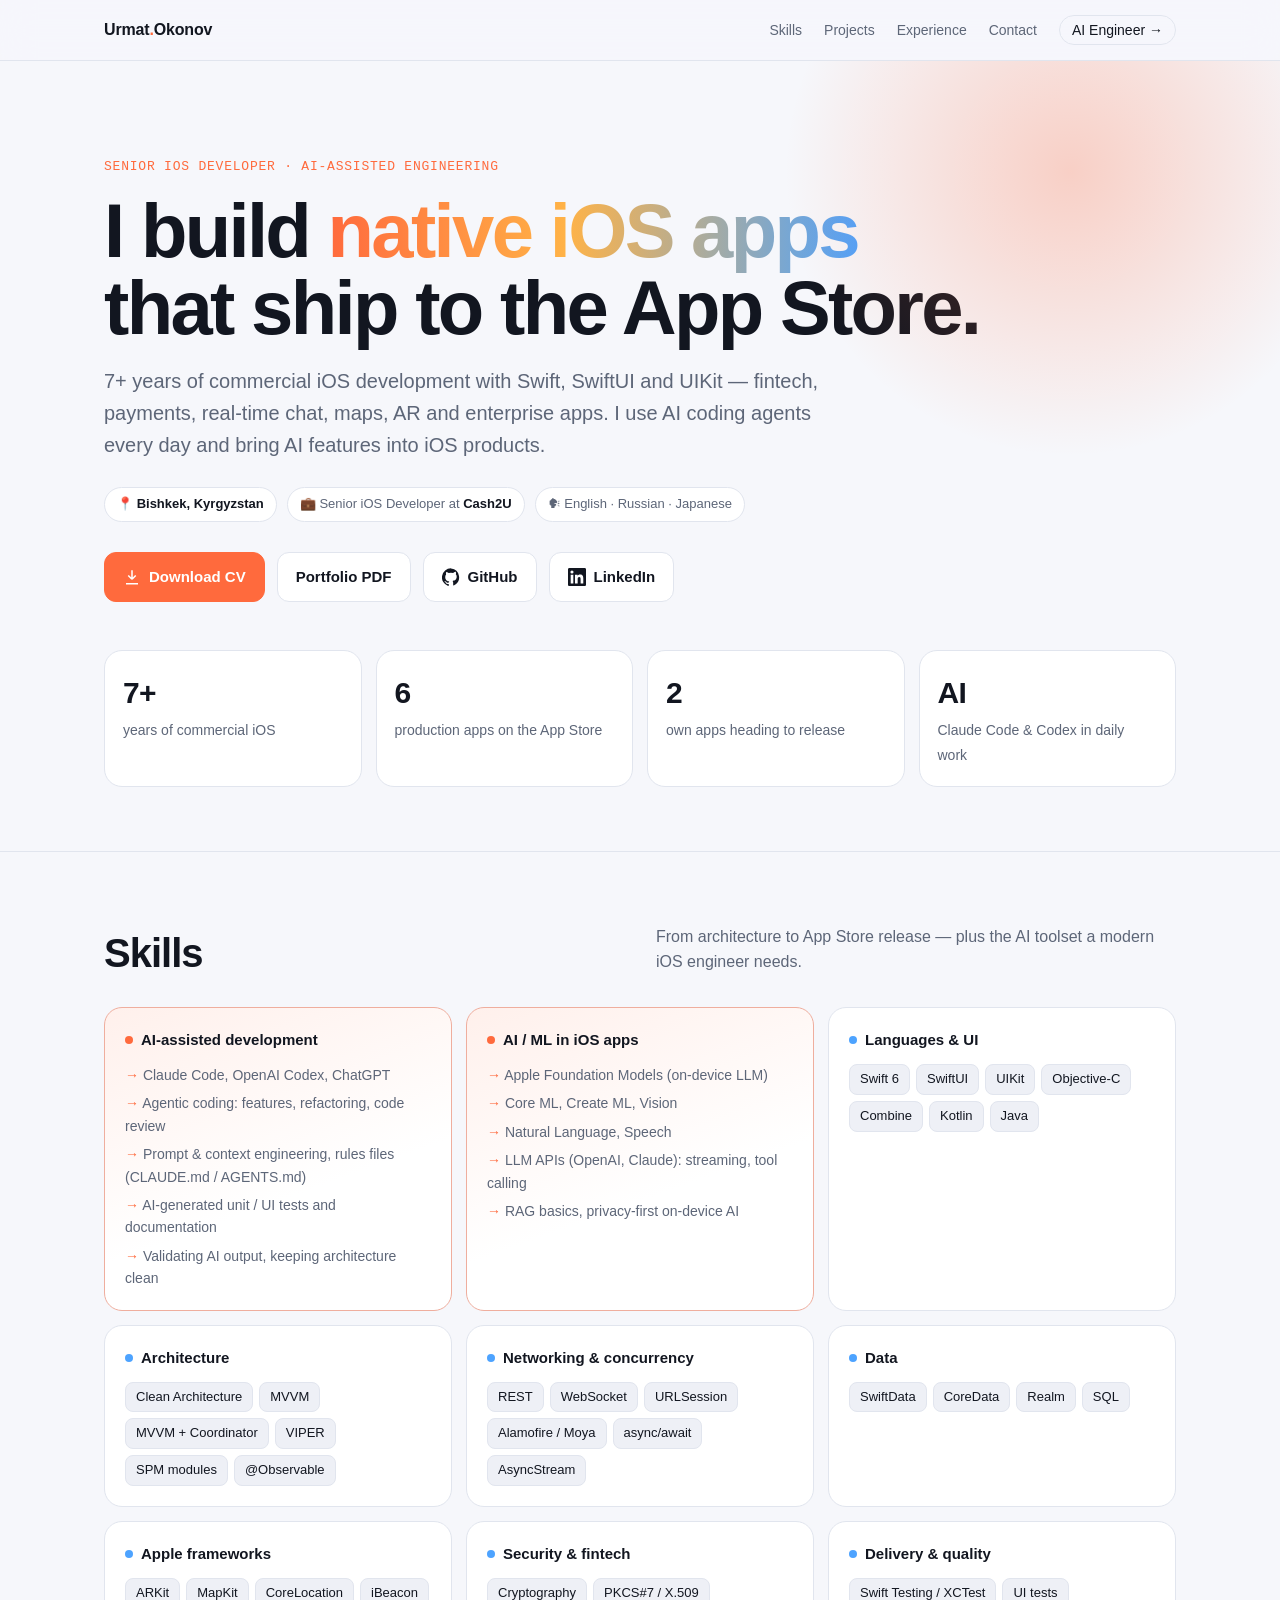
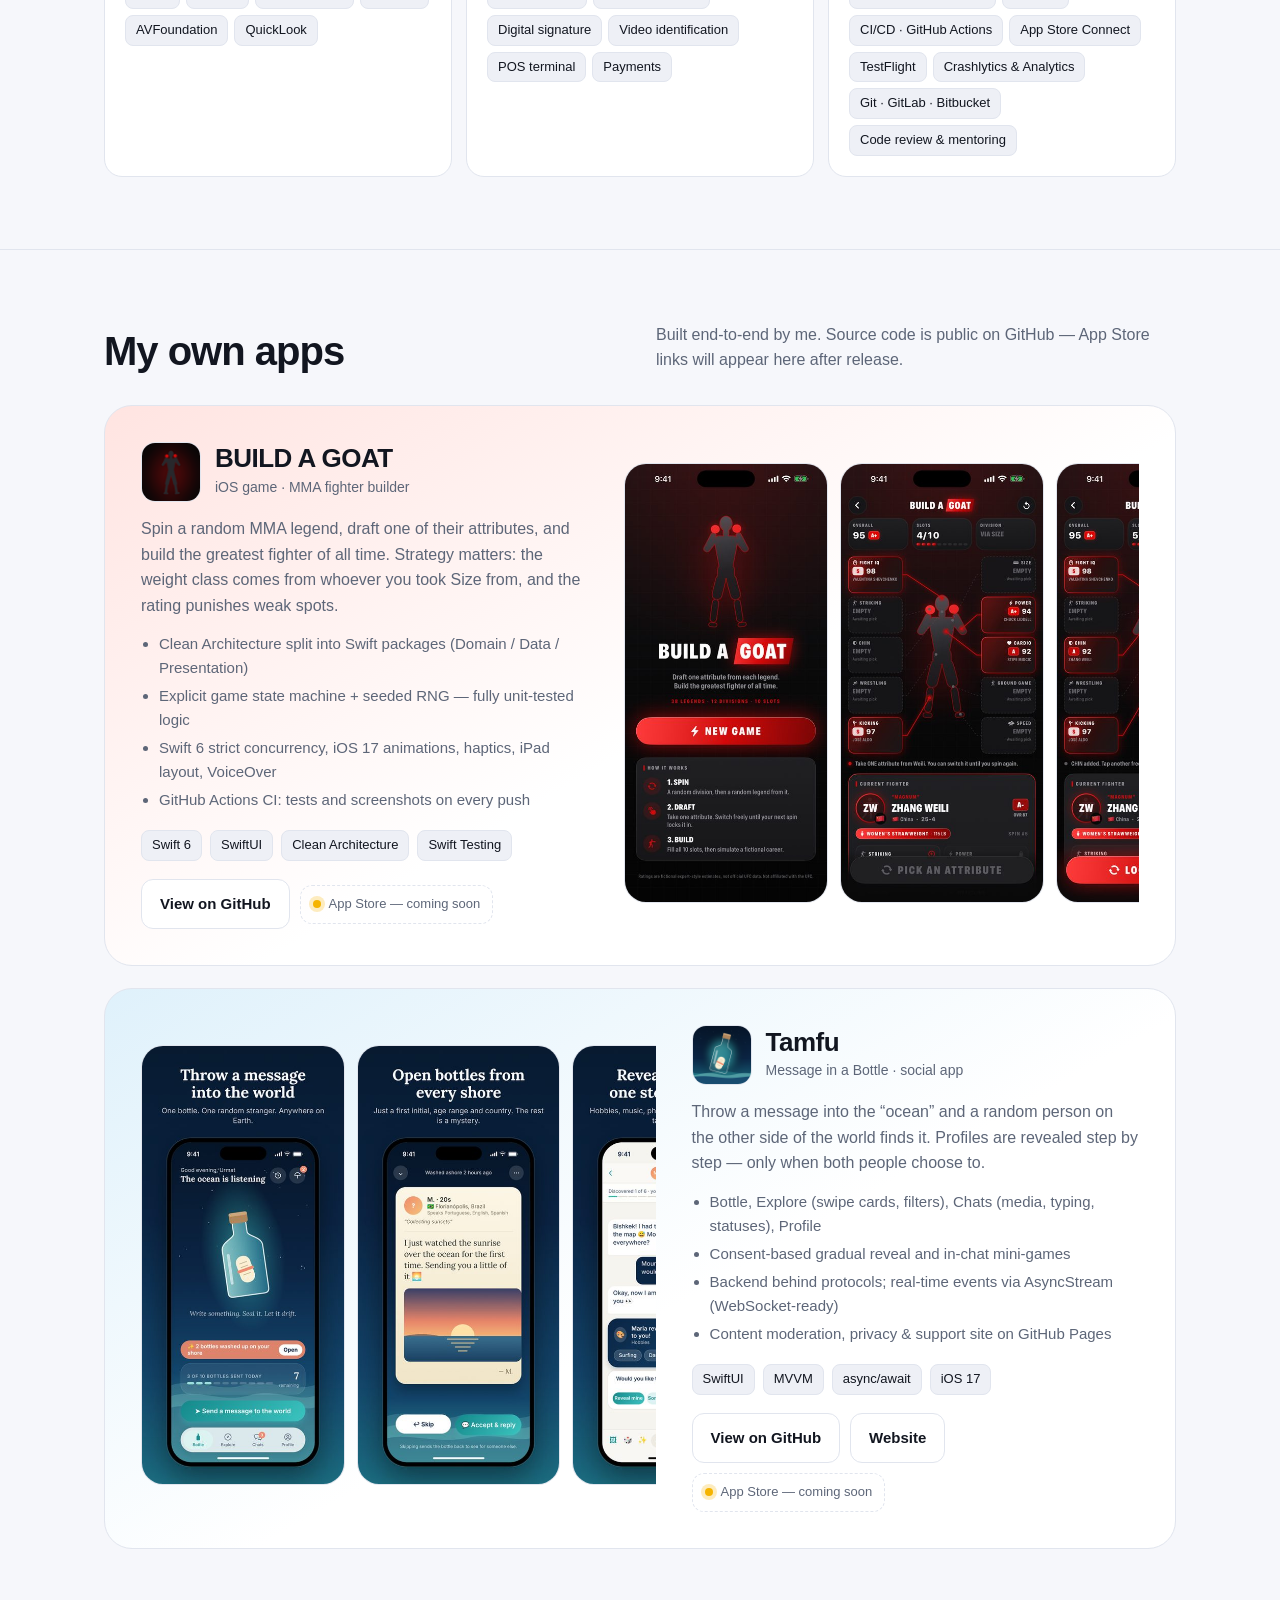
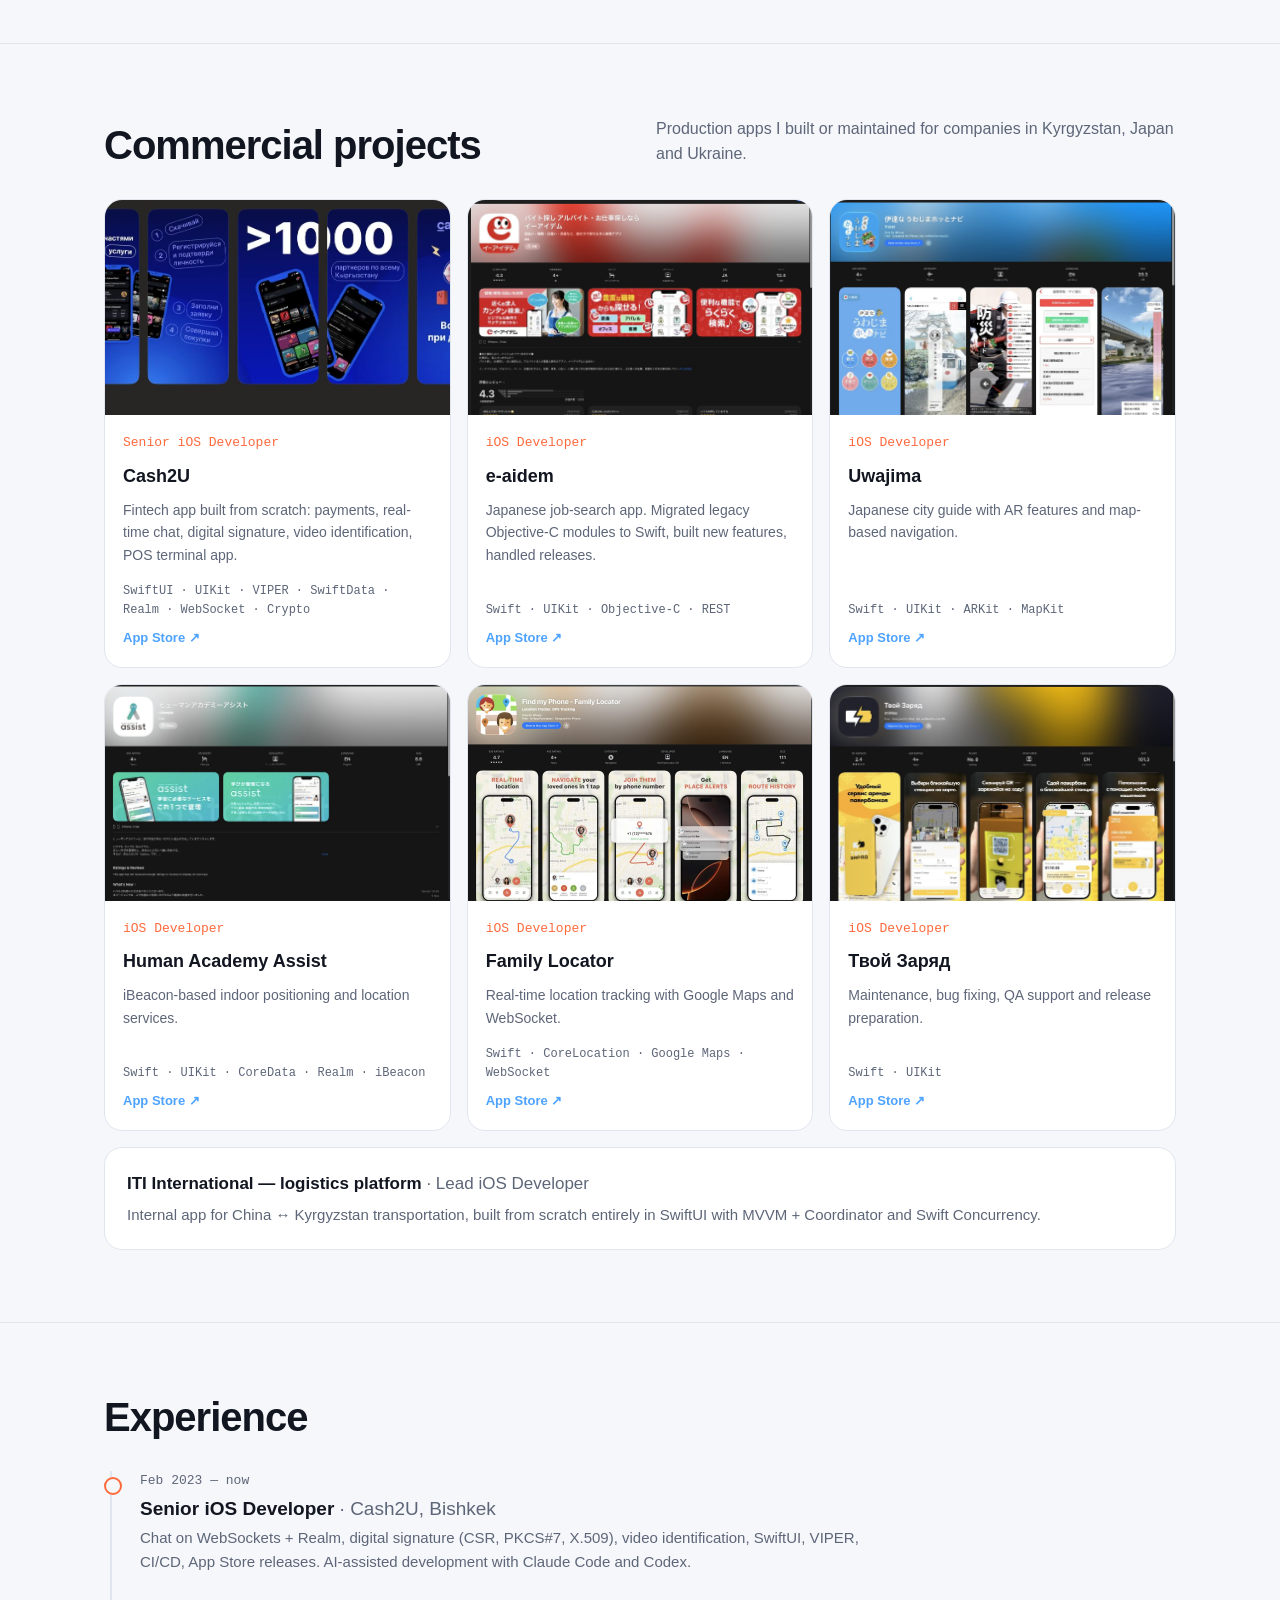
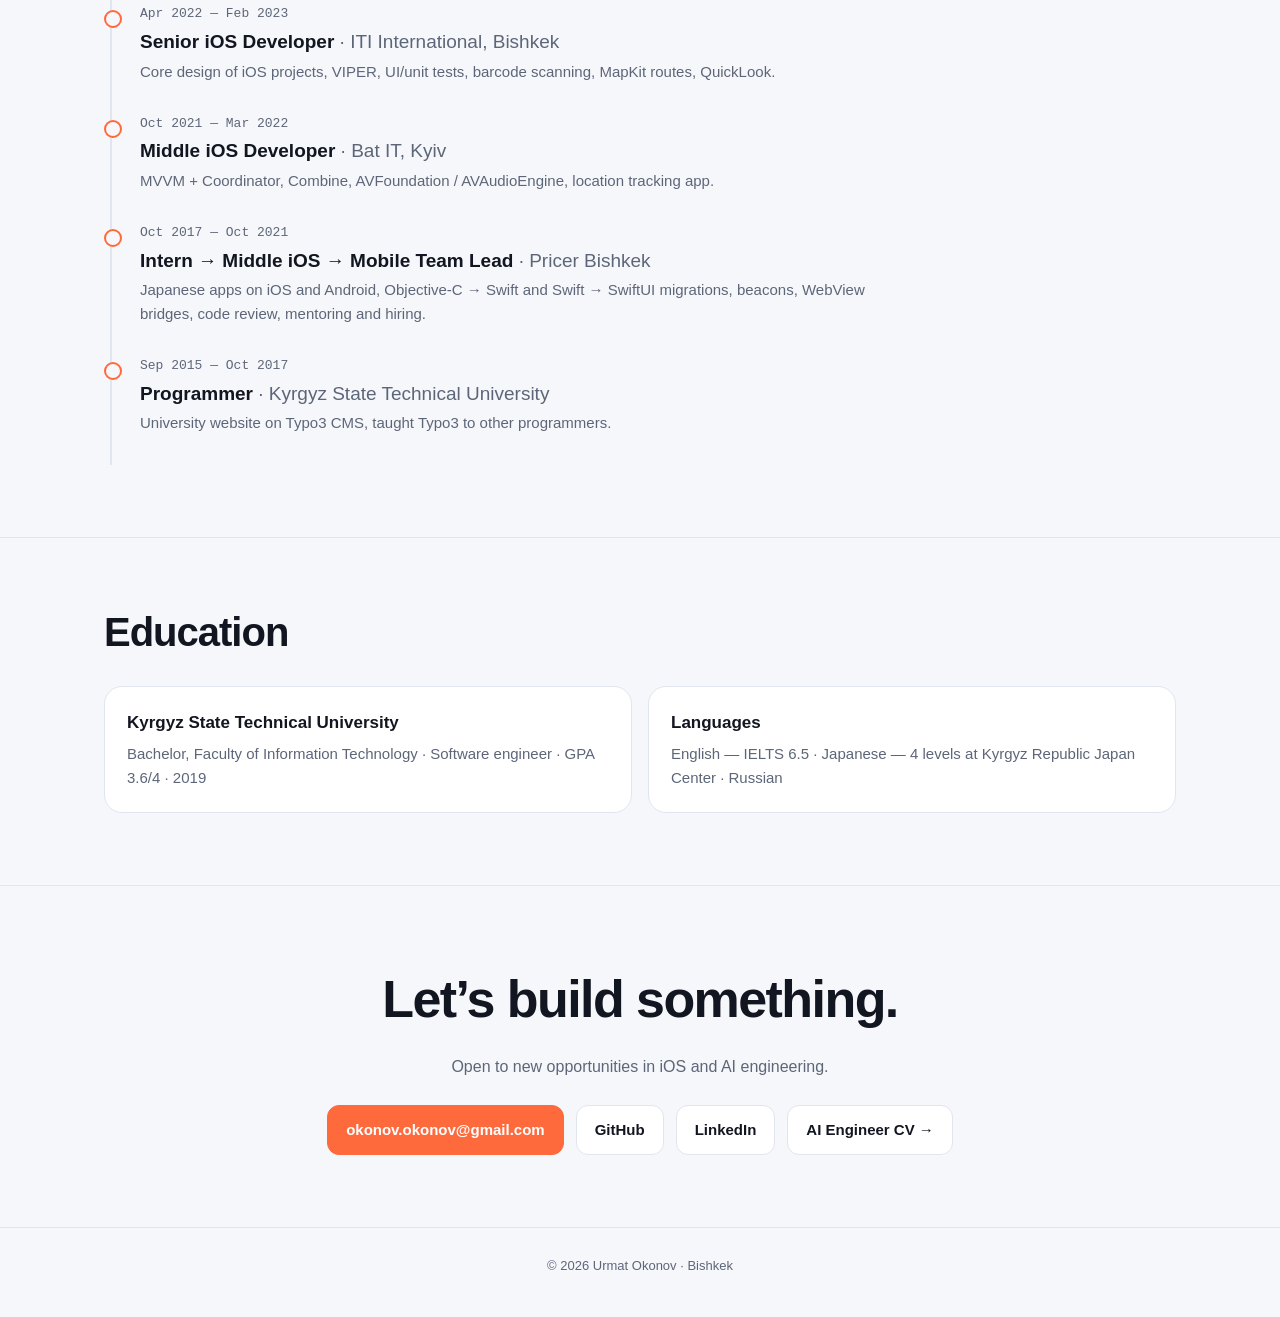
<file: index.html>
<!DOCTYPE html>
<html lang="en">
<head>
<meta charset="utf-8">
<meta name="viewport" content="width=device-width, initial-scale=1">
<title>Urmat Okonov — Senior iOS Developer</title>
<meta name="description" content="Urmat Okonov — Senior iOS Developer (Swift, SwiftUI, UIKit) with 7+ years of experience. AI-assisted development, AI features in iOS apps. Bishkek, Kyrgyzstan.">
<meta property="og:title" content="Urmat Okonov — Senior iOS Developer">
<meta property="og:description" content="Swift • SwiftUI • UIKit • AI-assisted development. Portfolio, projects and CV.">
<meta property="og:image" content="https://okonovurmat.github.io/assets/img/goat-2.jpg">
<meta name="theme-color" content="#0b0d12">
<link rel="icon" href="assets/img/goat-icon.png">
<link rel="stylesheet" href="assets/style.css">
</head>
<body>

<nav class="nav">
  <div class="wrap">
    <a class="brand" href="#top">Urmat<span>.</span>Okonov</a>
    <ul>
      <li class="hide-sm"><a href="#skills">Skills</a></li>
      <li class="hide-sm"><a href="#projects">Projects</a></li>
      <li class="hide-sm"><a href="#experience">Experience</a></li>
      <li class="hide-sm"><a href="#contact">Contact</a></li>
      <li><a class="pill" href="ai-engineer/">AI Engineer →</a></li>
    </ul>
  </div>
</nav>

<header class="hero" id="top">
  <div class="wrap">
    <div class="eyebrow">Senior iOS Developer · AI-assisted engineering</div>
    <h1>I build <span class="grad">native iOS apps</span><br>that ship to the App Store.</h1>
    <p class="lead">7+ years of commercial iOS development with Swift, SwiftUI and UIKit — fintech, payments, real-time chat, maps, AR and enterprise apps. I use AI coding agents every day and bring AI features into iOS products.</p>
    <div class="meta">
      <span class="chip">📍 <b>Bishkek, Kyrgyzstan</b></span>
      <span class="chip">💼 Senior iOS Developer at <b>Cash2U</b></span>
      <span class="chip">🗣 English · Russian · Japanese</span>
    </div>
    <div class="cta">
      <a class="btn primary" href="assets/cv/Urmat_Okonov_iOS_CV.pdf" target="_blank" rel="noopener">
        <svg viewBox="0 0 24 24" fill="none" stroke="currentColor" stroke-width="2"><path d="M12 3v12m0 0l-5-5m5 5l5-5M4 21h16"/></svg>Download CV</a>
      <a class="btn" href="assets/cv/Urmat_Okonov_iOS_Portfolio.pdf" target="_blank" rel="noopener">Portfolio PDF</a>
      <a class="btn" href="https://github.com/OkonovUrmat" target="_blank" rel="noopener">
        <svg viewBox="0 0 24 24" fill="currentColor"><path d="M12 .5a12 12 0 00-3.8 23.4c.6.1.8-.3.8-.6v-2c-3.3.7-4-1.6-4-1.6-.6-1.4-1.4-1.8-1.4-1.8-1.1-.7.1-.7.1-.7 1.2.1 1.8 1.2 1.8 1.2 1.1 1.8 2.8 1.3 3.5 1 .1-.8.4-1.3.8-1.6-2.7-.3-5.5-1.3-5.5-5.9 0-1.3.5-2.4 1.2-3.2-.1-.3-.5-1.5.1-3.2 0 0 1-.3 3.3 1.2a11.5 11.5 0 016 0C17.3 4.7 18.3 5 18.3 5c.7 1.7.3 2.9.1 3.2.8.8 1.2 1.9 1.2 3.2 0 4.6-2.8 5.6-5.5 5.9.4.4.8 1.1.8 2.2v3.3c0 .3.2.7.8.6A12 12 0 0012 .5z"/></svg>GitHub</a>
      <a class="btn" href="https://www.linkedin.com/in/urmat-okonov-0b17b0184/" target="_blank" rel="noopener">
        <svg viewBox="0 0 24 24" fill="currentColor"><path d="M20.4 20.5h-3.6v-5.6c0-1.3 0-3-1.8-3s-2.1 1.4-2.1 2.9v5.7H9.3V9h3.4v1.6c.5-.9 1.6-1.8 3.4-1.8 3.6 0 4.3 2.4 4.3 5.5v6.2zM5.3 7.4a2.1 2.1 0 110-4.2 2.1 2.1 0 010 4.2zM7.1 20.5H3.6V9h3.5v11.5zM22.2 0H1.8C.8 0 0 .8 0 1.7v20.6c0 .9.8 1.7 1.8 1.7h20.4c1 0 1.8-.8 1.8-1.7V1.7C24 .8 23.2 0 22.2 0z"/></svg>LinkedIn</a>
    </div>
    <div class="stats">
      <div class="stat"><b>7+</b><span>years of commercial iOS</span></div>
      <div class="stat"><b>6</b><span>production apps on the App Store</span></div>
      <div class="stat"><b>2</b><span>own apps heading to release</span></div>
      <div class="stat"><b>AI</b><span>Claude Code &amp; Codex in daily work</span></div>
    </div>
  </div>
</header>

<section id="skills">
  <div class="wrap">
    <div class="sec-head">
      <h2>Skills</h2>
      <p>From architecture to App Store release — plus the AI toolset a modern iOS engineer needs.</p>
    </div>
    <div class="skills">
      <div class="skill ai">
        <h3><i></i>AI-assisted development</h3>
        <ul>
          <li>Claude Code, OpenAI Codex, ChatGPT</li>
          <li>Agentic coding: features, refactoring, code review</li>
          <li>Prompt &amp; context engineering, rules files (CLAUDE.md / AGENTS.md)</li>
          <li>AI-generated unit / UI tests and documentation</li>
          <li>Validating AI output, keeping architecture clean</li>
        </ul>
      </div>
      <div class="skill ai">
        <h3><i></i>AI / ML in iOS apps</h3>
        <ul>
          <li>Apple Foundation Models (on-device LLM)</li>
          <li>Core ML, Create ML, Vision</li>
          <li>Natural Language, Speech</li>
          <li>LLM APIs (OpenAI, Claude): streaming, tool calling</li>
          <li>RAG basics, privacy-first on-device AI</li>
        </ul>
      </div>
      <div class="skill">
        <h3><i></i>Languages &amp; UI</h3>
        <div class="tags"><span class="tag">Swift 6</span><span class="tag">SwiftUI</span><span class="tag">UIKit</span><span class="tag">Objective-C</span><span class="tag">Combine</span><span class="tag">Kotlin</span><span class="tag">Java</span></div>
      </div>
      <div class="skill">
        <h3><i></i>Architecture</h3>
        <div class="tags"><span class="tag">Clean Architecture</span><span class="tag">MVVM</span><span class="tag">MVVM + Coordinator</span><span class="tag">VIPER</span><span class="tag">SPM modules</span><span class="tag">@Observable</span></div>
      </div>
      <div class="skill">
        <h3><i></i>Networking &amp; concurrency</h3>
        <div class="tags"><span class="tag">REST</span><span class="tag">WebSocket</span><span class="tag">URLSession</span><span class="tag">Alamofire / Moya</span><span class="tag">async/await</span><span class="tag">AsyncStream</span></div>
      </div>
      <div class="skill">
        <h3><i></i>Data</h3>
        <div class="tags"><span class="tag">SwiftData</span><span class="tag">CoreData</span><span class="tag">Realm</span><span class="tag">SQL</span></div>
      </div>
      <div class="skill">
        <h3><i></i>Apple frameworks</h3>
        <div class="tags"><span class="tag">ARKit</span><span class="tag">MapKit</span><span class="tag">CoreLocation</span><span class="tag">iBeacon</span><span class="tag">AVFoundation</span><span class="tag">QuickLook</span></div>
      </div>
      <div class="skill">
        <h3><i></i>Security &amp; fintech</h3>
        <div class="tags"><span class="tag">Cryptography</span><span class="tag">PKCS#7 / X.509</span><span class="tag">Digital signature</span><span class="tag">Video identification</span><span class="tag">POS terminal</span><span class="tag">Payments</span></div>
      </div>
      <div class="skill">
        <h3><i></i>Delivery &amp; quality</h3>
        <div class="tags"><span class="tag">Swift Testing / XCTest</span><span class="tag">UI tests</span><span class="tag">CI/CD · GitHub Actions</span><span class="tag">App Store Connect</span><span class="tag">TestFlight</span><span class="tag">Crashlytics &amp; Analytics</span><span class="tag">Git · GitLab · Bitbucket</span><span class="tag">Code review &amp; mentoring</span></div>
      </div>
    </div>
  </div>
</section>

<section id="projects">
  <div class="wrap">
    <div class="sec-head">
      <h2>My own apps</h2>
      <p>Built end-to-end by me. Source code is public on GitHub — App Store links will appear here after release.</p>
    </div>

    <article class="feature goat">
      <div>
        <div class="app-head">
          <img src="assets/img/goat-icon.png" alt="BUILD A GOAT icon">
          <div><h3>BUILD A GOAT</h3><small>iOS game · MMA fighter builder</small></div>
        </div>
        <p>Spin a random MMA legend, draft one of their attributes, and build the greatest fighter of all time. Strategy matters: the weight class comes from whoever you took Size from, and the rating punishes weak spots.</p>
        <ul>
          <li>Clean Architecture split into Swift packages (Domain / Data / Presentation)</li>
          <li>Explicit game state machine + seeded RNG — fully unit-tested logic</li>
          <li>Swift 6 strict concurrency, iOS 17 animations, haptics, iPad layout, VoiceOver</li>
          <li>GitHub Actions CI: tests and screenshots on every push</li>
        </ul>
        <div class="badges"><span class="tag">Swift 6</span><span class="tag">SwiftUI</span><span class="tag">Clean Architecture</span><span class="tag">Swift Testing</span></div>
        <div class="links">
          <a class="btn" href="https://github.com/OkonovUrmat/build-a-ufc-fighter" target="_blank" rel="noopener">View on GitHub</a>
          <!-- TODO: replace with App Store link after release -->
          <span class="soon">App Store — coming soon</span>
        </div>
      </div>
      <div class="shots">
        <img src="assets/img/goat-1.jpg" alt="BUILD A GOAT home screen" loading="lazy">
        <img src="assets/img/goat-2.jpg" alt="Drafting attributes" loading="lazy">
        <img src="assets/img/goat-3.jpg" alt="Switching a pick" loading="lazy">
        <img src="assets/img/goat-4.jpg" alt="Completed build" loading="lazy">
      </div>
    </article>

    <article class="feature rev tamfu">
      <div class="shots">
        <img src="assets/img/tamfu-1.jpg" alt="Tamfu — throw a message" loading="lazy">
        <img src="assets/img/tamfu-2.jpg" alt="Tamfu — open bottles" loading="lazy">
        <img src="assets/img/tamfu-3.jpg" alt="Tamfu — reveal yourself" loading="lazy">
        <img src="assets/img/tamfu-4.jpg" alt="Tamfu — games" loading="lazy">
        <img src="assets/img/tamfu-5.jpg" alt="Tamfu — explore" loading="lazy">
      </div>
      <div>
        <div class="app-head">
          <img src="assets/img/tamfu-icon.png" alt="Tamfu icon">
          <div><h3>Tamfu</h3><small>Message in a Bottle · social app</small></div>
        </div>
        <p>Throw a message into the “ocean” and a random person on the other side of the world finds it. Profiles are revealed step by step — only when both people choose to.</p>
        <ul>
          <li>Bottle, Explore (swipe cards, filters), Chats (media, typing, statuses), Profile</li>
          <li>Consent-based gradual reveal and in-chat mini-games</li>
          <li>Backend behind protocols; real-time events via AsyncStream (WebSocket-ready)</li>
          <li>Content moderation, privacy &amp; support site on GitHub Pages</li>
        </ul>
        <div class="badges"><span class="tag">SwiftUI</span><span class="tag">MVVM</span><span class="tag">async/await</span><span class="tag">iOS 17</span></div>
        <div class="links">
          <a class="btn" href="https://github.com/OkonovUrmat/Tamfu" target="_blank" rel="noopener">View on GitHub</a>
          <a class="btn" href="https://okonovurmat.github.io/Tamfu/" target="_blank" rel="noopener">Website</a>
          <!-- TODO: replace with App Store link after release -->
          <span class="soon">App Store — coming soon</span>
        </div>
      </div>
    </article>
  </div>
</section>

<section id="commercial">
  <div class="wrap">
    <div class="sec-head">
      <h2>Commercial projects</h2>
      <p>Production apps I built or maintained for companies in Kyrgyzstan, Japan and Ukraine.</p>
    </div>
    <div class="grid">
      <a class="card" href="https://apps.apple.com/kg/app/cash2u/id1601611311" target="_blank" rel="noopener">
        <div class="thumb"><img src="assets/img/cash2u-2.jpg" alt="Cash2U" loading="lazy"></div>
        <div class="body"><span class="role">Senior iOS Developer</span><h3>Cash2U</h3>
          <p>Fintech app built from scratch: payments, real-time chat, digital signature, video identification, POS terminal app.</p>
          <div class="stack">SwiftUI · UIKit · VIPER · SwiftData · Realm · WebSocket · Crypto</div>
          <span class="store">App Store ↗</span></div>
      </a>
      <a class="card" href="https://apps.apple.com/jp/app/id667899523" target="_blank" rel="noopener">
        <div class="thumb"><img src="assets/img/eaidem.jpg" alt="e-aidem" loading="lazy"></div>
        <div class="body"><span class="role">iOS Developer</span><h3>e-aidem</h3>
          <p>Japanese job-search app. Migrated legacy Objective-C modules to Swift, built new features, handled releases.</p>
          <div class="stack">Swift · UIKit · Objective-C · REST</div>
          <span class="store">App Store ↗</span></div>
      </a>
      <a class="card" href="https://apps.apple.com/zw/app/id961902659" target="_blank" rel="noopener">
        <div class="thumb"><img src="assets/img/uwajima.jpg" alt="Uwajima" loading="lazy"></div>
        <div class="body"><span class="role">iOS Developer</span><h3>Uwajima</h3>
          <p>Japanese city guide with AR features and map-based navigation.</p>
          <div class="stack">Swift · UIKit · ARKit · MapKit</div>
          <span class="store">App Store ↗</span></div>
      </a>
      <a class="card" href="https://apps.apple.com/kg/app/id1625618867" target="_blank" rel="noopener">
        <div class="thumb"><img src="assets/img/humanacademy.jpg" alt="Human Academy Assist" loading="lazy"></div>
        <div class="body"><span class="role">iOS Developer</span><h3>Human Academy Assist</h3>
          <p>iBeacon-based indoor positioning and location services.</p>
          <div class="stack">Swift · UIKit · CoreData · Realm · iBeacon</div>
          <span class="store">App Store ↗</span></div>
      </a>
      <a class="card" href="https://apps.apple.com/kg/app/find-my-phone-family-locator/id588364107" target="_blank" rel="noopener">
        <div class="thumb"><img src="assets/img/familylocator.jpg" alt="Family Locator" loading="lazy"></div>
        <div class="body"><span class="role">iOS Developer</span><h3>Family Locator</h3>
          <p>Real-time location tracking with Google Maps and WebSocket.</p>
          <div class="stack">Swift · CoreLocation · Google Maps · WebSocket</div>
          <span class="store">App Store ↗</span></div>
      </a>
      <a class="card" href="https://apps.apple.com/kg/app/id1642317498" target="_blank" rel="noopener">
        <div class="thumb"><img src="assets/img/zaryad.jpg" alt="Твой Заряд" loading="lazy"></div>
        <div class="body"><span class="role">iOS Developer</span><h3>Твой Заряд</h3>
          <p>Maintenance, bug fixing, QA support and release preparation.</p>
          <div class="stack">Swift · UIKit</div>
          <span class="store">App Store ↗</span></div>
      </a>
    </div>
    <div class="box" style="margin-top:16px">
      <h3>ITI International — logistics platform <span style="color:var(--muted);font-weight:500">· Lead iOS Developer</span></h3>
      <p>Internal app for China ↔ Kyrgyzstan transportation, built from scratch entirely in SwiftUI with MVVM + Coordinator and Swift Concurrency.</p>
    </div>
  </div>
</section>

<section id="experience">
  <div class="wrap">
    <div class="sec-head"><h2>Experience</h2></div>
    <div class="timeline">
      <div class="job"><div class="when">Feb 2023 — now</div><h3>Senior iOS Developer <span>· Cash2U, Bishkek</span></h3>
        <p>Chat on WebSockets + Realm, digital signature (CSR, PKCS#7, X.509), video identification, SwiftUI, VIPER, CI/CD, App Store releases. AI-assisted development with Claude Code and Codex.</p></div>
      <div class="job"><div class="when">Apr 2022 — Feb 2023</div><h3>Senior iOS Developer <span>· ITI International, Bishkek</span></h3>
        <p>Core design of iOS projects, VIPER, UI/unit tests, barcode scanning, MapKit routes, QuickLook.</p></div>
      <div class="job"><div class="when">Oct 2021 — Mar 2022</div><h3>Middle iOS Developer <span>· Bat IT, Kyiv</span></h3>
        <p>MVVM + Coordinator, Combine, AVFoundation / AVAudioEngine, location tracking app.</p></div>
      <div class="job"><div class="when">Oct 2017 — Oct 2021</div><h3>Intern → Middle iOS → Mobile Team Lead <span>· Pricer Bishkek</span></h3>
        <p>Japanese apps on iOS and Android, Objective-C → Swift and Swift → SwiftUI migrations, beacons, WebView bridges, code review, mentoring and hiring.</p></div>
      <div class="job"><div class="when">Sep 2015 — Oct 2017</div><h3>Programmer <span>· Kyrgyz State Technical University</span></h3>
        <p>University website on Typo3 CMS, taught Typo3 to other programmers.</p></div>
    </div>
  </div>
</section>

<section id="education">
  <div class="wrap">
    <div class="sec-head"><h2>Education</h2></div>
    <div class="two">
      <div class="box"><h3>Kyrgyz State Technical University</h3><p>Bachelor, Faculty of Information Technology · Software engineer · GPA 3.6/4 · 2019</p></div>
      <div class="box"><h3>Languages</h3><p>English — IELTS 6.5 · Japanese — 4 levels at Kyrgyz Republic Japan Center · Russian</p></div>
    </div>
  </div>
</section>

<section id="contact" class="contact">
  <div class="wrap">
    <h2>Let’s build something.</h2>
    <p>Open to new opportunities in iOS and AI engineering.</p>
    <div class="cta">
      <a class="btn primary" href="mailto:okonov.okonov@gmail.com">okonov.okonov@gmail.com</a>
      <a class="btn" href="https://github.com/OkonovUrmat" target="_blank" rel="noopener">GitHub</a>
      <a class="btn" href="https://www.linkedin.com/in/urmat-okonov-0b17b0184/" target="_blank" rel="noopener">LinkedIn</a>
      <a class="btn" href="ai-engineer/">AI Engineer CV →</a>
    </div>
  </div>
</section>

<footer>© <span id="y">2026</span> Urmat Okonov · Bishkek</footer>
<script>document.getElementById('y').textContent=new Date().getFullYear()</script>
</body>
</html>
</file>
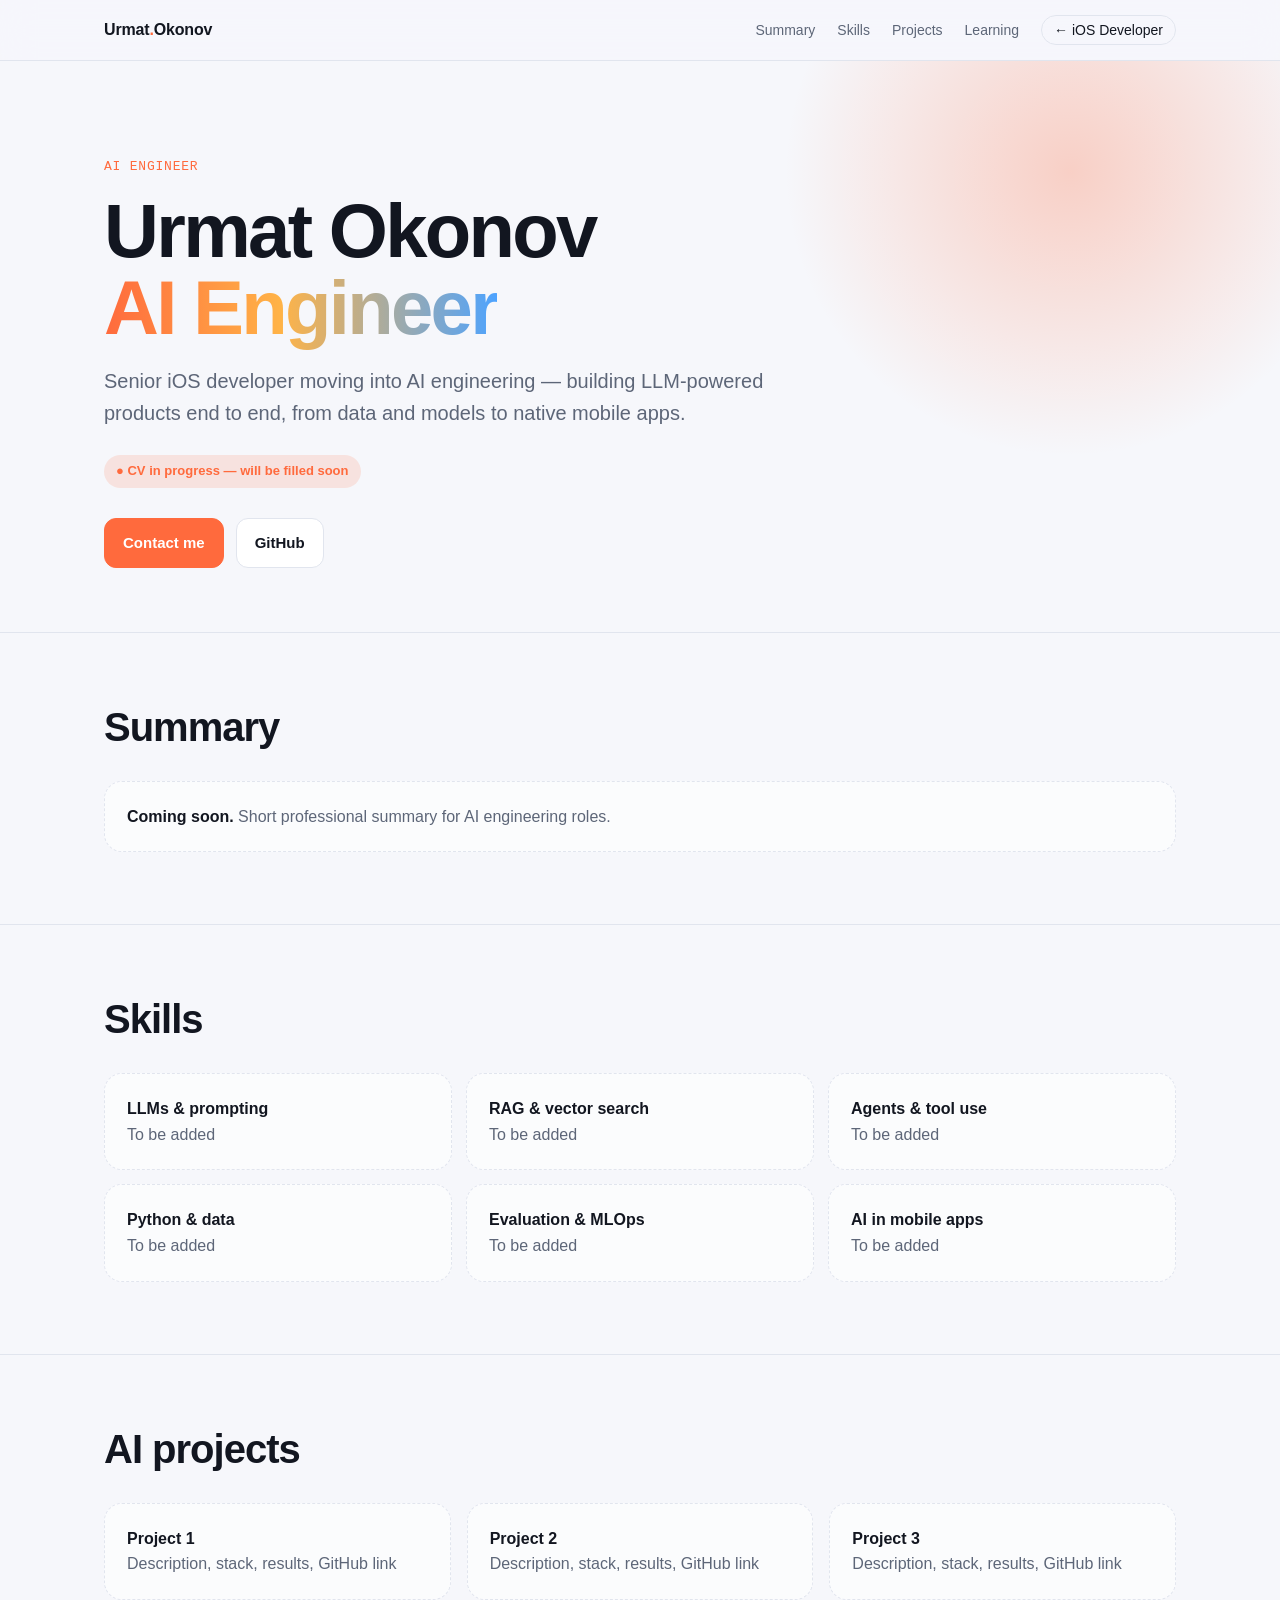
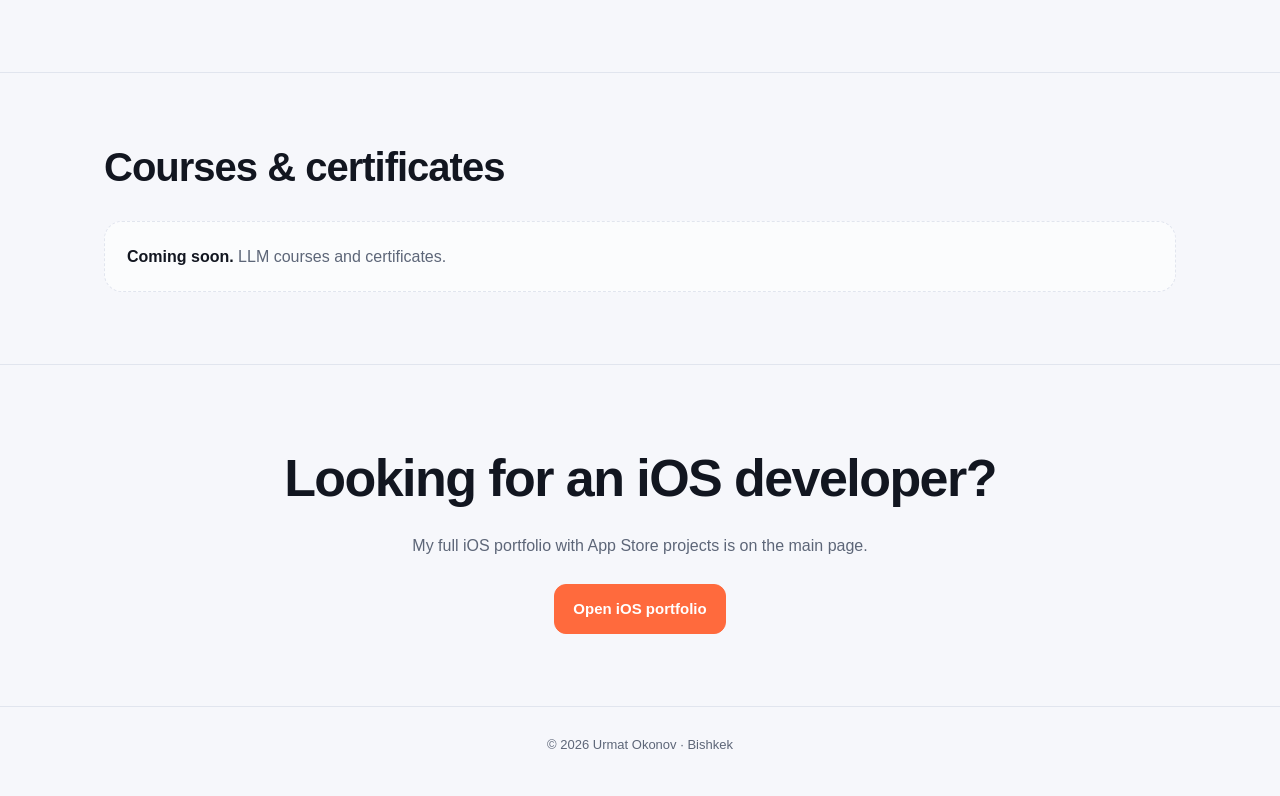
<file: ai-engineer/index.html>
<!DOCTYPE html>
<html lang="en">
<head>
<meta charset="utf-8">
<meta name="viewport" content="width=device-width, initial-scale=1">
<title>Urmat Okonov — AI Engineer</title>
<meta name="description" content="Urmat Okonov — AI Engineer CV: LLM applications, RAG, agents and AI in mobile apps.">
<meta name="theme-color" content="#0b0d12">
<link rel="icon" href="../assets/img/goat-icon.png">
<link rel="stylesheet" href="../assets/style.css">
</head>
<body>

<nav class="nav">
  <div class="wrap">
    <a class="brand" href="../">Urmat<span>.</span>Okonov</a>
    <ul>
      <li class="hide-sm"><a href="#summary">Summary</a></li>
      <li class="hide-sm"><a href="#skills">Skills</a></li>
      <li class="hide-sm"><a href="#projects">Projects</a></li>
      <li class="hide-sm"><a href="#learning">Learning</a></li>
      <li><a class="pill" href="../">← iOS Developer</a></li>
    </ul>
  </div>
</nav>

<header class="hero">
  <div class="wrap">
    <div class="eyebrow">AI Engineer</div>
    <h1>Urmat Okonov<br><span class="grad">AI Engineer</span></h1>
    <p class="lead">Senior iOS developer moving into AI engineering — building LLM-powered products end to end, from data and models to native mobile apps.</p>
    <div class="meta">
      <span class="status">● CV in progress — will be filled soon</span>
    </div>
    <div class="cta">
      <a class="btn primary" href="mailto:okonov.okonov@gmail.com">Contact me</a>
      <a class="btn" href="https://github.com/OkonovUrmat" target="_blank" rel="noopener">GitHub</a>
      <!-- TODO: add AI Engineer CV PDF: <a class="btn" href="../assets/cv/Urmat_Okonov_AI_Engineer_CV.pdf">Download CV</a> -->
    </div>
  </div>
</header>

<!-- ============================================================
     AI ENGINEER CV — TEMPLATE. Replace placeholders when ready.
     ============================================================ -->

<section id="summary">
  <div class="wrap">
    <div class="sec-head"><h2>Summary</h2></div>
    <div class="placeholder"><b>Coming soon.</b> Short professional summary for AI engineering roles.</div>
  </div>
</section>

<section id="skills">
  <div class="wrap">
    <div class="sec-head"><h2>Skills</h2></div>
    <div class="skills">
      <div class="placeholder"><b>LLMs &amp; prompting</b><br>To be added</div>
      <div class="placeholder"><b>RAG &amp; vector search</b><br>To be added</div>
      <div class="placeholder"><b>Agents &amp; tool use</b><br>To be added</div>
      <div class="placeholder"><b>Python &amp; data</b><br>To be added</div>
      <div class="placeholder"><b>Evaluation &amp; MLOps</b><br>To be added</div>
      <div class="placeholder"><b>AI in mobile apps</b><br>To be added</div>
    </div>
  </div>
</section>

<section id="projects">
  <div class="wrap">
    <div class="sec-head"><h2>AI projects</h2></div>
    <div class="grid">
      <div class="placeholder"><b>Project 1</b><br>Description, stack, results, GitHub link</div>
      <div class="placeholder"><b>Project 2</b><br>Description, stack, results, GitHub link</div>
      <div class="placeholder"><b>Project 3</b><br>Description, stack, results, GitHub link</div>
    </div>
  </div>
</section>

<section id="learning">
  <div class="wrap">
    <div class="sec-head"><h2>Courses &amp; certificates</h2></div>
    <div class="placeholder"><b>Coming soon.</b> LLM courses and certificates.</div>
  </div>
</section>

<section class="contact">
  <div class="wrap">
    <h2>Looking for an iOS developer?</h2>
    <p>My full iOS portfolio with App Store projects is on the main page.</p>
    <div class="cta"><a class="btn primary" href="../">Open iOS portfolio</a></div>
  </div>
</section>

<footer>© 2026 Urmat Okonov · Bishkek</footer>
</body>
</html>
</file>
<file: assets/style.css>
:root{
  --bg:#0b0d12; --bg2:#11141b; --card:#151922; --line:#232937;
  --text:#e9ecf2; --muted:#9aa3b5; --accent:#ff6a3d; --accent2:#4da3ff; --ok:#38d39f;
  --radius:18px; --max:1120px;
  --font:-apple-system,BlinkMacSystemFont,"SF Pro Display","Inter","Segoe UI",Roboto,Helvetica,Arial,sans-serif;
  --mono:ui-monospace,"SF Mono",Menlo,Consolas,monospace;
}
@media (prefers-color-scheme: light){
  :root{--bg:#f6f7fb;--bg2:#eef0f6;--card:#fff;--line:#e1e5ee;--text:#121620;--muted:#5d6678}
}
*{box-sizing:border-box;margin:0;padding:0}
html{scroll-behavior:smooth}
body{background:var(--bg);color:var(--text);font-family:var(--font);line-height:1.6;-webkit-font-smoothing:antialiased}
a{color:inherit;text-decoration:none}
img{max-width:100%;display:block}
.wrap{max-width:var(--max);margin:0 auto;padding:0 24px}

/* nav */
.nav{position:sticky;top:0;z-index:50;backdrop-filter:saturate(180%) blur(16px);-webkit-backdrop-filter:saturate(180%) blur(16px);background:color-mix(in srgb,var(--bg) 78%,transparent);border-bottom:1px solid var(--line)}
.nav .wrap{display:flex;align-items:center;justify-content:space-between;height:60px;gap:16px}
.brand{font-weight:700;letter-spacing:-.01em}
.brand span{color:var(--accent)}
.nav ul{display:flex;gap:22px;list-style:none;font-size:14px;color:var(--muted)}
.nav ul a:hover{color:var(--text)}
.nav .pill{border:1px solid var(--line);padding:6px 12px;border-radius:999px;color:var(--text)}
.nav .pill:hover{border-color:var(--accent)}
@media (max-width:820px){.nav ul li.hide-sm{display:none}}

/* hero */
.hero{padding:96px 0 64px;position:relative;overflow:hidden}
.hero:before{content:"";position:absolute;inset:-200px -100px auto auto;width:620px;height:620px;background:radial-gradient(circle,color-mix(in srgb,var(--accent) 28%,transparent),transparent 65%);pointer-events:none}
.eyebrow{font-family:var(--mono);font-size:13px;color:var(--accent);letter-spacing:.06em;text-transform:uppercase}
.hero h1{font-size:clamp(40px,7vw,76px);line-height:1.02;letter-spacing:-.035em;margin:14px 0 18px}
.hero h1 .grad{background:linear-gradient(90deg,var(--accent),#ffb347 45%,var(--accent2));-webkit-background-clip:text;background-clip:text;color:transparent}
.hero p.lead{font-size:clamp(17px,2vw,20px);color:var(--muted);max-width:720px}
.meta{display:flex;flex-wrap:wrap;gap:10px;margin:26px 0 30px}
.chip{font-size:13px;border:1px solid var(--line);background:var(--card);padding:6px 12px;border-radius:999px;color:var(--muted)}
.chip b{color:var(--text);font-weight:600}
.cta{display:flex;flex-wrap:wrap;gap:12px}
.btn{display:inline-flex;align-items:center;gap:8px;padding:12px 18px;border-radius:12px;font-weight:600;font-size:15px;border:1px solid var(--line);background:var(--card);transition:transform .15s,border-color .15s}
.btn:hover{transform:translateY(-1px);border-color:var(--accent)}
.btn.primary{background:var(--accent);border-color:var(--accent);color:#fff}
.btn svg{width:18px;height:18px}

/* sections */
section{padding:72px 0;border-top:1px solid var(--line)}
.sec-head{display:flex;align-items:end;justify-content:space-between;gap:20px;margin-bottom:32px;flex-wrap:wrap}
.sec-head h2{font-size:clamp(28px,4vw,40px);letter-spacing:-.025em;line-height:1.1}
.sec-head p{color:var(--muted);max-width:520px}

/* stats */
.stats{display:grid;grid-template-columns:repeat(4,1fr);gap:14px;margin-top:48px}
.stat{background:var(--card);border:1px solid var(--line);border-radius:var(--radius);padding:18px}
.stat b{display:block;font-size:30px;letter-spacing:-.02em}
.stat span{color:var(--muted);font-size:14px}
@media (max-width:720px){.stats{grid-template-columns:repeat(2,1fr)}}

/* skills */
.skills{display:grid;grid-template-columns:repeat(3,1fr);gap:14px}
@media (max-width:900px){.skills{grid-template-columns:repeat(2,1fr)}}
@media (max-width:600px){.skills{grid-template-columns:1fr}}
.skill{background:var(--card);border:1px solid var(--line);border-radius:var(--radius);padding:20px}
.skill h3{font-size:15px;margin-bottom:12px;display:flex;align-items:center;gap:8px}
.skill h3 i{width:8px;height:8px;border-radius:50%;background:var(--accent2);display:inline-block}
.skill.ai{border-color:color-mix(in srgb,var(--accent) 45%,var(--line));background:linear-gradient(160deg,color-mix(in srgb,var(--accent) 10%,var(--card)),var(--card) 60%)}
.skill.ai h3 i{background:var(--accent)}
.tags{display:flex;flex-wrap:wrap;gap:6px}
.tag{font-size:13px;padding:4px 10px;border-radius:8px;background:var(--bg2);border:1px solid var(--line)}
.skill ul{list-style:none;display:grid;gap:6px;font-size:14px;color:var(--muted)}
.skill ul li:before{content:"→ ";color:var(--accent)}
.wide{grid-column:span 3}
@media (max-width:900px){.wide{grid-column:span 2}}
@media (max-width:600px){.wide{grid-column:auto}}

/* featured projects */
.feature{display:grid;grid-template-columns:1fr 1.15fr;gap:36px;align-items:center;background:var(--card);border:1px solid var(--line);border-radius:28px;padding:36px;margin-bottom:22px;overflow:hidden}
.feature.rev{grid-template-columns:1.15fr 1fr}
.feature.rev .shots{order:-1}
@media (max-width:900px){.feature,.feature.rev{grid-template-columns:1fr}.feature.rev .shots{order:0}}
.app-head{display:flex;align-items:center;gap:14px;margin-bottom:14px}
.app-head img{width:60px;height:60px;border-radius:14px;border:1px solid var(--line)}
.app-head h3{font-size:26px;letter-spacing:-.02em;line-height:1.15}
.app-head small{color:var(--muted);font-size:14px}
.feature p{color:var(--muted);margin-bottom:14px}
.feature ul{margin:0 0 18px 18px;color:var(--muted);font-size:15px;display:grid;gap:4px}
.badges{display:flex;flex-wrap:wrap;gap:8px;margin-bottom:18px}
.soon{display:inline-flex;align-items:center;gap:8px;font-size:13px;color:var(--muted);padding:8px 12px;border:1px dashed var(--line);border-radius:12px}
.soon:before{content:"";width:8px;height:8px;border-radius:50%;background:#f5b400;box-shadow:0 0 0 4px color-mix(in srgb,#f5b400 25%,transparent)}
.links{display:flex;flex-wrap:wrap;gap:10px;align-items:center}
.shots{display:flex;gap:12px;overflow-x:auto;scroll-snap-type:x mandatory;padding-bottom:6px}
.shots img{height:440px;width:auto;border-radius:22px;scroll-snap-align:start;border:1px solid var(--line)}
@media (max-width:600px){.shots img{height:360px}}
.goat{background:linear-gradient(150deg,#2a0a0a,var(--card) 55%)}
.tamfu{background:linear-gradient(150deg,#0b2a3d,var(--card) 55%)}
@media (prefers-color-scheme: light){.goat{background:linear-gradient(150deg,#ffe4e1,var(--card) 55%)}.tamfu{background:linear-gradient(150deg,#dff1fb,var(--card) 55%)}}

/* commercial grid */
.grid{display:grid;grid-template-columns:repeat(3,1fr);gap:16px}
@media (max-width:900px){.grid{grid-template-columns:repeat(2,1fr)}}
@media (max-width:600px){.grid{grid-template-columns:1fr}}
.card{background:var(--card);border:1px solid var(--line);border-radius:var(--radius);overflow:hidden;display:flex;flex-direction:column;transition:transform .15s,border-color .15s}
.card:hover{transform:translateY(-2px);border-color:var(--accent2)}
.card .thumb{aspect-ratio:16/10;overflow:hidden;background:var(--bg2)}
.card .thumb img{width:100%;height:100%;object-fit:cover;object-position:top}
.card .body{padding:18px;display:flex;flex-direction:column;gap:8px;flex:1}
.card h3{font-size:18px}
.card .role{font-size:13px;color:var(--accent);font-family:var(--mono)}
.card p{font-size:14px;color:var(--muted)}
.card .stack{font-size:12px;color:var(--muted);font-family:var(--mono);margin-top:auto;padding-top:8px}
.card .store{font-size:13px;color:var(--accent2);font-weight:600}

/* timeline */
.timeline{display:grid;gap:0;border-left:2px solid var(--line);margin-left:6px}
.job{position:relative;padding:0 0 30px 28px}
.job:before{content:"";position:absolute;left:-8px;top:6px;width:14px;height:14px;border-radius:50%;background:var(--bg);border:2px solid var(--accent)}
.job .when{font-family:var(--mono);font-size:13px;color:var(--muted)}
.job h3{font-size:19px;margin:2px 0}
.job h3 span{color:var(--muted);font-weight:500}
.job p{color:var(--muted);font-size:15px;max-width:760px}

/* two col */
.two{display:grid;grid-template-columns:1fr 1fr;gap:16px}
@media (max-width:720px){.two{grid-template-columns:1fr}}
.box{background:var(--card);border:1px solid var(--line);border-radius:var(--radius);padding:22px}
.box h3{font-size:17px;margin-bottom:6px}
.box p{color:var(--muted);font-size:15px}

/* contact */
.contact{text-align:center}
.contact h2{font-size:clamp(30px,5vw,52px);letter-spacing:-.03em;margin-bottom:12px}
.contact p{color:var(--muted);margin-bottom:26px}
.contact .cta{justify-content:center}
footer{padding:28px 0 40px;color:var(--muted);font-size:13px;text-align:center;border-top:1px solid var(--line)}

/* ai page */
.placeholder{border:1px dashed var(--line);border-radius:var(--radius);padding:22px;color:var(--muted);background:color-mix(in srgb,var(--card) 60%,transparent)}
.placeholder b{color:var(--text)}
.status{display:inline-flex;align-items:center;gap:8px;font-size:13px;padding:6px 12px;border-radius:999px;background:color-mix(in srgb,var(--accent) 15%,transparent);color:var(--accent);font-weight:600}
</file>
